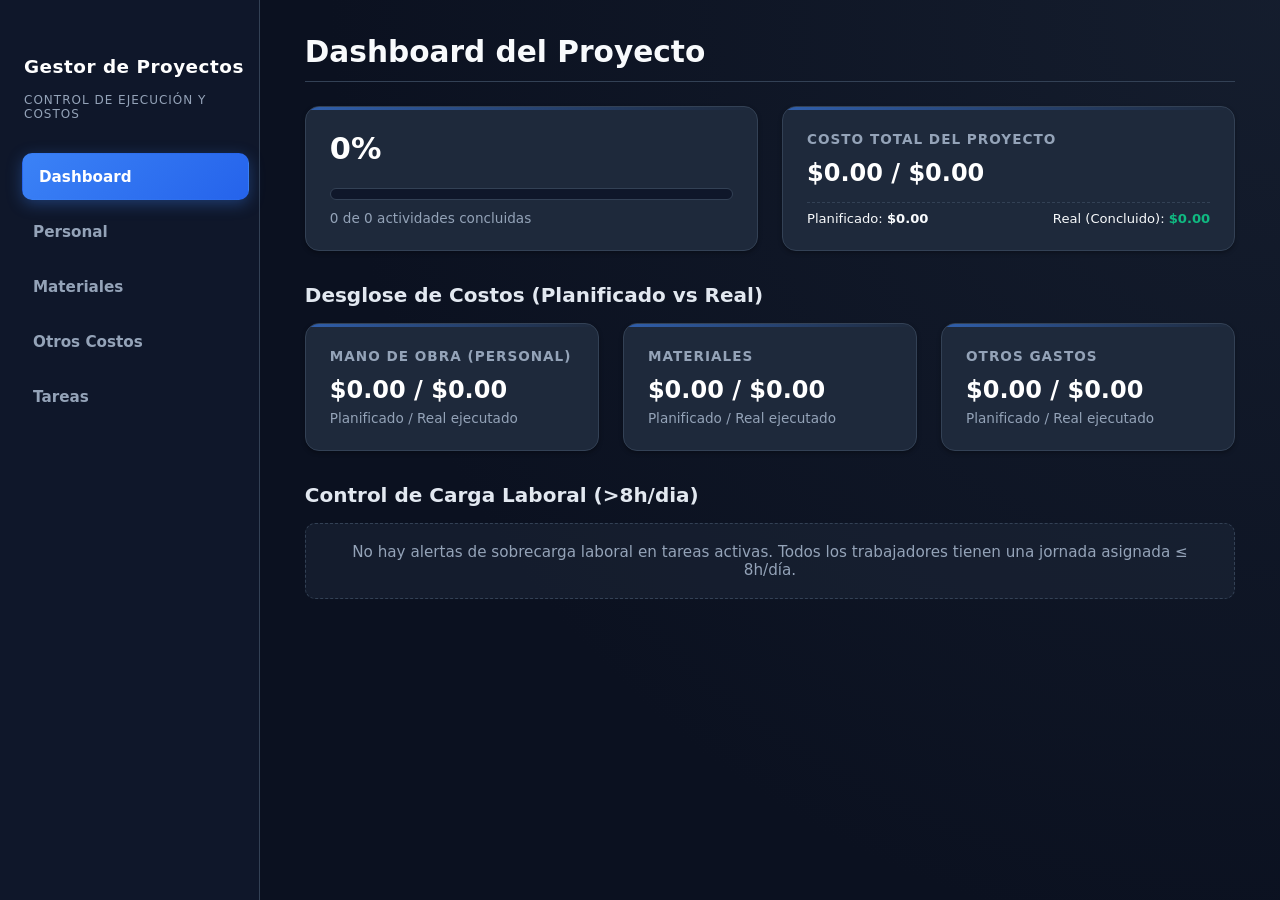
<file: index.html>
<!DOCTYPE html>
<html lang="es">
<head>
  <meta charset="UTF-8">
  <meta name="viewport" content="width=device-width, initial-scale=1.0">
  <title>Control de Proyectos</title>
  <link rel ="stylesheet" href="styles.css">
</head>
<body>
  <aside class="sidebar">
    <div class="brand-header">
      <h2>Gestor de Proyectos</h2>
      <div class="brand-subtitle">Control de Ejecución y Costos</div>
    </div>
    <nav>
      <button class="btn-nav active" data-target="dashboard">
        Dashboard
      </button>
      <button class="btn-nav" data-target="personal">
        Personal
      </button>
      <button class="btn-nav" data-target="materiales">
        Materiales
      </button>
      <button class="btn-nav" data-target="otros">
        Otros Costos
      </button>
      <button class="btn-nav" data-target="tareas">
        Tareas
      </button>
    </nav>  
  </aside>


  <main>
    <section id="seccion-dashboard" class="seccion active">
      <h1>Dashboard del Proyecto</h1>
      <div class="tarjeta-grid">
        <div class="tarjeta">
          <p id="dash-avance" class="valor-metrica">0%</p>
          <div class="barra-progreso-contenedor">
            <div class="barra-progreso-llenado" id="dash-barra"></div>
            
          </div>
          <small id="dash-tareas-resumen" class="subtexto">
            0 de 0 actividades concluidas</small>
        </div>
        <div class="tarjeta">
          <h3>Costo Total del Proyecto</h3>
          <p id="dash-costos" class="valor-metrica">$0.00 / $0.00</p>
          <div class="subtexto-comparativa">
            <span>Planificado: <strong id="dash-costo-plan">$0.00
              </strong></span>
              <span>Real (Concluido): <strong id="dash-costo-real"    class="color-exito">$0.00</strong></span>
          </div>
        </div>
      </div>
      <h2>Desglose de Costos (Planificado vs Real)</h2>
      <div class="tarjeta-grid">
        <div class="tarjeta">
          <h3>Mano de Obra (Personal)</h3>
          <p id="dash-pers-costo" class="valor-metrica" style="font-size:1.5rem;">$0.00 / $0.00</p>
          <div class="subtexto">Planificado / Real ejecutado</div>
        </div>
        <div class="tarjeta">
          <h3>Materiales</h3>
          <p id="dash-mat-costo" class="valor-metrica" style="font-size:1.5rem;">$0.00 / $0.00</p>
          <div class="subtexto">Planificado / Real ejecutado</div>
        </div>
        <div class="tarjeta">
          <h3>Otros Gastos</h3>
          <p id="dash-otros-costo" class="valor-metrica" style="font-size:1.5rem;">$0.00 / $0.00</p>
          <div class="subtexto">Planificado / Real ejecutado</div>
        </div>
      </div>
      <h2>Control de Carga Laboral (&gt;8h/dia)</h2>
      <div id="contenedor-sobrecarga" class="tarjeta-grid">
        <p class="mensaje-vacio">No hay alertas de sobrecarga registradas</p>
      </div>      



    </section>
    <section id ="seccion-personal" class="seccion">
      <h1>Gestión de Personal</h1>
      <div class="form-contenedor">
        <form id="form-personal">
          <div class="form-grid">
            <div class="form-grupo">
              <label for="pers-nombre">Nombre Completo:</label>
              <input type="text" id="pers-nombre" class="solo-letras" placeholder="Ej: Javier Carmona" required>
            </div>
            <div class="form-grupo">
              <label for="pers-rol">Rol / Cargo:</label>
              <input type="text" id="pers-rol" class="solo-letras" placeholder="Ej: Electricista, ingeniero..." required>
            </div>
            <div class="form-grupo">
              <label for="pers-costo">Costo por Hora ($)</label>
              <input type="number" id="pers-costo" step="0.01" min="0.01" placeholder="Ej: 15.50" required>
            </div>
          </div>
          <button type="submit" class="btn">Guardar Personal</button>
        </form>
      </div>
      <h2>Personal Registrado</h2>
      <div class="tabla-contenedor">
        <table>
          <thead>
            <tr>
              <th>ID</th>
              <th>Nombre</th>
              <th>Rol / Cargo</th>
              <th>Costo / Hora</th>
              <th>Acciones</th>
            </tr>
          </thead>
          <tbody id="tabla-personal-body"></tbody>
        </table>
      </div>
    </section>


    <section id="seccion-materiales" class="seccion">
      <h1>Gestión de Materiales</h1>
      <div class="form-contenedor">
        <form id="form-materiales">
          <div class="form-grid">
            <div class="form-grupo">
              <label for="mater-nombre">Nombre del Material</label>
              <input type="text" id="mater-nombre" class="solo-letras" placeholder="Ej: Ladrillo, Cemento, Pintura..." required>
            </div>
            <div class="form-grupo">
              <label for="mater-unidad">Unidad de Medida</label>
              <input type="text" id="mater-unidad" class="solo-letras" placeholder="Ej: m, kg, saco, unidad, etc" required>
            </div>
            <div class="form-grupo">
              <label for="mater-costo">Costo Unitario del Material ($)</label>
              <input type="number" id="mater-costo" step="0.01" min="0.01" placeholder="Ej: 12.50"required>
            </div>
          </div>
          <button type="submit" class="btn">Guardar Material</button>
        </form>
      </div>

      <h2>Materiales Registrados</h2>
      <div class="tabla-contenedor">
        <table>
          <thead>
            <tr>
              <th>ID</th>
              <th>Material</th>
              <th>Unidad</th>
              <th>Costo Unitario</th>
              <th>Acciones</th>
            </tr>
          </thead>
          <tbody id="tabla-material-body"></tbody>
        </table>
      </div>
    </section>

    
    <section id="seccion-otros" class="seccion">
      <h1>Otros Costos</h1>
      <div class="form-contenedor">
        <form id="form-otros">
          <div class="form-grid">
            <div class="form-grupo">
              <label for="otro-nombre">Descripción del Gasto / Servicio:</label>
              <input type="text" id="otro-nombre" class="solo-letras" placeholder="Ej: Alquiler de Grua, Transporte..." required>
            </div>
            <div class="form-grupo">
              <label for="otro-costo">Costo por Unidad / Servicio ($)</label>
              <input type="number" id="otro-costo" step="0.01" min="0.01" placeholder="Ej: 50.00" required>
            </div>
          </div>
          <button type="submit" class="btn">Guardar Costo</button>
        </form>
      </div>

      <h2>Tabla de Otros Costos</h2>
      <div class="tabla-contenedor">
        <table>
          <thead>
            <tr>
              <th>ID</th>
              <th>Descripción</th>
              <th>Costo Unitario</th>
              <th>Acciones</th>
            </tr>
          </thead>
          <tbody id="tabla-otros-body"></tbody>
        </table>
      </div>
    </section>


    <section id="seccion-tareas" class="seccion">
      <h1>Gestión de Tareas</h1>
      <div class="form-contenedor">
        <form id="form-tareas">
          <div class="form-grid">
            <div class="form-grupo">
              <label for="tarea-nombre">Nombre de la Tarea</label>
              <input type="text" id="tarea-nombre" class="solo-letras" placeholder="Ej: Vaciado de Losas" required>
            </div>
            <div class="form-grupo">
              <label for="tarea-fecha">Fecha de Ejecución</label>
              <input type="date" id="tarea-fecha" required>
            </div>
          </div>
          <fieldset>
            <legend>Asignar Personal y Tiempo de Ejecución (Obligatorio)</legend>
            <div id="tarea-personal-contenedor" class="filas-contenedor"></div>
            <button type="button" class="btn btn-secondary btn-sm" onclick="agregarFilaPersonalTarea()"> + Asignar Trabajador              
            </button>
          </fieldset>
          <fieldset>
            <legend>Asignar Materiales y Cantidad (Obligatorio)</legend>
            <div id="tarea-materiales-contenedor" class="filas-contenedor"></div>
            <button type="button" class="btn btn-secondary btn-sm" onclick="agregarFilaMaterialTarea()">+ Asignar Material</button>
          </fieldset>
          <fieldset>
            <legend>Asignar Otros Costos y Cantidad (Opcional)</legend>
            <div id="tarea-otros-contenedor" class="filas-contenedor"></div>
            <button type="button" class="btn btn-secondary btn-sm" onclick="agregarFilaOtroTarea()">+ Asignar Otro Gasto</button>
          </fieldset>
          
          <button type="submit" class="btn btn-success" style="width: 100%; margin-top: 1rem; font-size: 1rem;">Crear y Registrar Tarea</button>
        </form>
      </div>

      <h2>Lista de Tareas Registradas</h2>
      <div class="tabla-contenedor">
        <table>
          <thead>
            <tr>
              <th>ID</th> 
              <th>Tarea</th> 
              <th>Fecha</th> 
              <th>Costo Estimado</th> 
              <th>Estado</th> 
              <th>Acciones</th>
            </tr>
          </thead>
          <tbody id="tabla-tareas-body"></tbody>
        </table>
      </div>
    </section>
  </main>

  <!-- Modal de Edición de Tarea (Solo disponible para tareas Pendientes) -->
  <div id="modal-editar-tarea" class="modal-overlay">
    <div class="modal-content">
      <div class="modal-header">
        <h3 style="color:#ffffff;">Editar Tarea</h3>
        <button type="button" class="modal-close" onclick="cerrarModalEditarTarea()">&times;</button>
      </div>
      <form id="form-editar-tarea">
        <input type="hidden" id="edit-tarea-id">
        <div class="form-grid">
          <div class="form-grupo">
            <label for="edit-tarea-nombre">Nombre de la Tarea:</label>
            <input type="text" id="edit-tarea-nombre" class="solo-letras" placeholder="Ej: Vaciado de Losas" required>
          </div>
          <div class="form-grupo">
            <label for="edit-tarea-fecha">Fecha de Ejecución:</label>
            <input type="date" id="edit-tarea-fecha" required>
          </div>
        </div>
        <fieldset>
          <legend>Personal Asignado (Obligatorio)</legend>
          <div id="edit-tarea-personal-contenedor" class="filas-contenedor"></div>
          <button type="button" class="btn btn-secondary btn-sm" onclick="agregarFilaPersonalEdit()">+ Asignar Trabajador</button>
        </fieldset>
        <fieldset>
          <legend>Materiales Asignados (Obligatorio)</legend>
          <div id="edit-tarea-materiales-contenedor" class="filas-contenedor"></div>
          <button type="button" class="btn btn-secondary btn-sm" onclick="agregarFilaMaterialEdit()">+ Asignar Material</button>
        </fieldset>
        <fieldset>
          <legend>Otros Costos (Opcional)</legend>
          <div id="edit-tarea-otros-contenedor" class="filas-contenedor"></div>
          <button type="button" class="btn btn-secondary btn-sm" onclick="agregarFilaOtroEdit()">+ Asignar Otro Gasto</button>
        </fieldset>
        
        <div style="display:flex; gap:0.8rem; justify-content:flex-end; margin-top:1.2rem;">
          <button type="button" class="btn btn-secondary" onclick="cerrarModalEditarTarea()">Cancelar</button>
          <button type="submit" class="btn btn-success">Guardar Cambios</button>
        </div>
      </form>
    </div>
  </div>

  <div id="toast-container"></div>
  <script src="script.js"></script>
</body>
</html>
</file>
<file: styles.css>
:root {
  --bg-primary: #0b1120;
  --bg-secondary: #0f172a;
  --bg-card: #1e293b;
  --bg-card-hover: #27354f;
  --border: #334155;
  --border-light: #475569;
  
  --accent: #3b82f6;
  --accent-hover: #2563eb;
  --accent-glow: rgba(59, 130, 246, 0.35);

  --success: #10b981;
  --success-bg: rgba(16, 185, 129, 0.15);
  --success-glow: rgba(16, 185, 129, 0.3);
  
  --warning: #f59e0b;
  --warning-bg: rgba(245, 158, 11, 0.15);

  --danger: #ef4444;
  --danger-hover: #dc2626;
  --danger-bg: rgba(239, 68, 68, 0.15);

  --text-main: #f8fafc;
  --text-muted: #94a3b8;
  --text-dim: #64748b;
  
  --shadow-sm: 0 2px 4px rgba(0, 0, 0, 0.3);
  --shadow-md: 0 4px 12px rgba(0, 0, 0, 0.4);
  --shadow-lg: 0 10px 25px rgba(0, 0, 0, 0.5);
}

* {
  box-sizing: border-box;
  margin: 0;
  padding: 0;
  font-family: 'Segoe UI', system-ui, -apple-system, BlinkMacSystemFont, Roboto, sans-serif;
}

body {
  background-color: var(--bg-primary);
  color: var(--text-main);
  min-height: 100vh;
  display: flex;
  overflow-x: hidden;
}

/* ==========================================================================
   BARRA LATERAL DE NAVEGACIÓN
   ========================================================================== */
.sidebar {
  width: 260px;
  background-color: var(--bg-secondary);
  border-right: 1px solid var(--border);
  display: flex;
  flex-direction: column;
  padding: 1.5rem 1rem;
  flex-shrink: 0;
  user-select: none;
  z-index: 10;
}

.brand-header {
  margin-bottom: 2rem;
  padding: 0 0.5rem;
}

.brand-header h2 {
  font-size: 1.15rem;
  font-weight: 800;
  white-space: nowrap;
  color: #ffffff;
  display: flex;
  align-items: center;
  gap: 0.6rem;
  letter-spacing: 0.5px;
}

.brand-header h2 span {
  color: var(--accent);
}

.brand-subtitle {
  font-size: 0.75rem;
  color: var(--text-muted);
  margin-top: 0.3rem;
  text-transform: uppercase;
  letter-spacing: 1px;
}

nav {
  display: flex;
  flex-direction: column;
  gap: 0.5rem;
  flex: 1;
}

/* BOTONES DE NAVEGACIÓN (TRANSICIÓN + TRANSFORMACIÓN TRANSLATEX) */
.btn-nav {
  background: transparent;
  border: 1px solid transparent;
  color: var(--text-muted);
  padding: 0.85rem 1rem;
  text-align: left;
  font-size: 0.95rem;
  font-weight: 600;
  cursor: pointer;
  border-radius: 10px;
  display: flex;
  align-items: center;
  gap: 0.75rem;
  transition: all 0.3s cubic-bezier(0.4, 0, 0.2, 1);
  position: relative;
}

.btn-nav:hover {
  background-color: rgba(59, 130, 246, 0.12);
  color: #ffffff;
  border-color: rgba(59, 130, 246, 0.3);
  transform: translateX(6px); /* TRANSFORMACIÓN AL HOVER */
}

.btn-nav.active {
  background: linear-gradient(135deg, var(--accent), #2563eb);
  color: #ffffff;
  font-weight: 700;
  box-shadow: 0 4px 15px var(--accent-glow);
  transform: translateX(6px);
  border-color: transparent;
}

.sidebar-footer {
  border-top: 1px solid var(--border);
  padding-top: 1rem;
  display: flex;
  flex-direction: column;
  gap: 0.5rem;
}

.btn-demo {
  background: rgba(16, 185, 129, 0.15);
  border: 1px solid rgba(16, 185, 129, 0.4);
  color: #34d399;
  font-size: 0.8rem;
  padding: 0.6rem;
  border-radius: 8px;
  cursor: pointer;
  font-weight: 600;
  transition: all 0.25s ease;
  display: flex;
  align-items: center;
  justify-content: center;
  gap: 0.4rem;
}

.btn-demo:hover {
  background: var(--success);
  color: white;
  transform: translateY(-2px);
  box-shadow: 0 4px 12px var(--success-glow);
}

.btn-reset {
  background: transparent;
  border: 1px dashed var(--border);
  color: var(--text-dim);
  font-size: 0.75rem;
  padding: 0.4rem;
  border-radius: 6px;
  cursor: pointer;
  transition: all 0.2s ease;
}

.btn-reset:hover {
  color: var(--danger);
  border-color: var(--danger);
}

/* ==========================================================================
   ÁREA PRINCIPAL DE CONTENIDO
   ========================================================================== */
main {
  flex: 1;
  padding: 2.2rem 2.8rem;
  height: 100vh;
  overflow-y: auto;
  background: radial-gradient(circle at top right, rgba(30, 41, 59, 0.5), transparent 70%);
}

/* TRANSICIÓN Y TRANSFORMACIÓN DE ENTRADA ENTRE SECCIONES */
.seccion {
  display: none;
  opacity: 0;
  transform: translateY(12px) scale(0.995);
  transition: opacity 0.35s ease, transform 0.35s ease;
}

.seccion.active {
  display: block;
  opacity: 1;
  transform: translateY(0) scale(1);
  animation: animacionEntrada 0.35s cubic-bezier(0.16, 1, 0.3, 1) forwards;
}

@keyframes animacionEntrada {
  from {
    opacity: 0;
    transform: translateY(14px) scale(0.99);
  }
  to {
    opacity: 1;
    transform: translateY(0) scale(1);
  }
}

h1 {
  font-size: 1.85rem;
  font-weight: 800;
  margin-bottom: 1.5rem;
  padding-bottom: 0.75rem;
  border-bottom: 1px solid var(--border);
  display: flex;
  align-items: center;
  justify-content: space-between;
}

h2 {
  font-size: 1.25rem;
  font-weight: 700;
  margin: 2rem 0 1rem 0;
  color: #e2e8f0;
}

/* ==========================================================================
   DASHBOARD - GRID Y TARJETAS (TRANSFORMACIONES Y TRANSICIONES)
   ========================================================================== */
.tarjeta-grid {
  display: grid;
  grid-template-columns: repeat(auto-fit, minmax(280px, 1fr));
  gap: 1.5rem;
  margin-bottom: 1.5rem;
}

/* TARJETAS CON TRANSFORMACIÓN ELEVADA Y ESCALA AL HOVER */
.tarjeta {
  background: var(--bg-card);
  border: 1px solid var(--border);
  border-radius: 14px;
  padding: 1.5rem;
  box-shadow: var(--shadow-sm);
  position: relative;
  overflow: hidden;
  /* Transición fluida para transformaciones y sombras */
  transition: transform 0.35s cubic-bezier(0.34, 1.56, 0.64, 1),
              box-shadow 0.35s ease,
              border-color 0.35s ease,
              background-color 0.35s ease;
  display: flex;
  flex-direction: column;
  justify-content: space-between;
}

#dash-mat-costo, 
#dash-pers-costo, 
#dash-otros-costo, 
#dash-costos {
    white-space: nowrap;
    font-size: 1.5rem; 
}

/* Efecto hover interactivo: se levanta y se agranda suavemente */
.tarjeta:hover {
  transform: translateY(-8px) scale(1.015);
  box-shadow: var(--shadow-lg), 0 0 20px rgba(59, 130, 246, 0.15);
  border-color: var(--accent);
  background-color: var(--bg-card-hover);
}

.tarjeta::before {
  content: '';
  position: absolute;
  top: 0;
  left: 0;
  width: 100%;
  height: 3px;
  background: linear-gradient(90deg, var(--accent), transparent);
  opacity: 0.6;
  transition: opacity 0.3s ease;
}

.tarjeta:hover::before {
  opacity: 1;
}

.tarjeta h3 {
  font-size: 0.85rem;
  text-transform: uppercase;
  letter-spacing: 1px;
  color: var(--text-muted);
  margin-bottom: 0.75rem;
}

.valor-metrica {
  font-size: 1.9rem;
  font-weight: 800;
  color: #ffffff;
  margin-bottom: 0.4rem;
}

.subtexto {
  font-size: 0.85rem;
  color: var(--text-muted);
}

.subtexto strong {
  color: #ffffff;
}

.subtexto-comparativa {
  display: flex;
  justify-content: space-between;
  margin-top: 0.5rem;
  padding-top: 0.5rem;
  border-top: 1px dashed var(--border);
  font-size: 0.82rem;
}

/* BARRA DE PROGRESO CON TRANSICIÓN DE ANCHURA */
.barra-progreso-contenedor {
  background-color: #0f172a;
  border: 1px solid var(--border);
  border-radius: 999px;
  height: 12px;
  width: 100%;
  overflow: hidden;
  margin: 0.8rem 0 0.4rem 0;
}

.barra-progreso-llenado {
  background: linear-gradient(90deg, var(--accent), var(--success));
  height: 100%;
  width: 0%;
  border-radius: 999px;
  box-shadow: 0 0 10px rgba(16, 185, 129, 0.4);
  /* Transición fluida al subir el porcentaje */
  transition: width 0.8s cubic-bezier(0.4, 0, 0.2, 1);
}

/* ==========================================================================
   ALERTAS DE SOBRECARGA LABORAL (>8h/DÍA) CON ANIMACIÓN DE PULSO
   ========================================================================== */
#contenedor-sobrecarga {
  margin-top: 1rem;
}

.mensaje-vacio {
  color: var(--text-muted);
  background: rgba(30, 41, 59, 0.5);
  border: 1px dashed var(--border);
  padding: 1.2rem;
  border-radius: 10px;
  text-align: center;
  grid-column: 1 / -1;
  font-size: 0.95rem;
}

/* Tarjeta de alerta con animación de pulso y transformación continua */
.tarjeta-sobrecarga {
  background: linear-gradient(145deg, #1e293b, #2a1b1b);
  border: 1px solid var(--danger);
  border-left: 5px solid var(--danger);
  animation: pulsoAlerta 2.5s infinite ease-in-out;
}

.tarjeta-sobrecarga:hover {
  transform: translateY(-8px) scale(1.02);
  box-shadow: 0 12px 25px rgba(239, 68, 68, 0.35);
  border-color: #f87171;
}

@keyframes pulsoAlerta {
  0%, 100% {
    box-shadow: 0 4px 15px rgba(239, 68, 68, 0.2);
  }
  50% {
    box-shadow: 0 6px 25px rgba(239, 68, 68, 0.45);
  }
}

.tarjeta-sobrecarga .alerta-header {
  display: flex;
  align-items: center;
  justify-content: space-between;
  margin-bottom: 0.5rem;
}

.badge-peligro {
  background-color: var(--danger-bg);
  color: #fca5a5;
  border: 1px solid rgba(239, 68, 68, 0.4);
  padding: 0.2rem 0.5rem;
  border-radius: 6px;
  font-size: 0.72rem;
  font-weight: 700;
  text-transform: uppercase;
}

/* ==========================================================================
   FORMULARIOS
   ========================================================================== */
.form-contenedor {
  background: var(--bg-card);
  border: 1px solid var(--border);
  border-radius: 14px;
  padding: 1.8rem;
  margin-bottom: 2rem;
  box-shadow: var(--shadow-sm);
}

.form-grid {
  display: grid;
  grid-template-columns: repeat(auto-fit, minmax(220px, 1fr));
  gap: 1.2rem;
  margin-bottom: 1.2rem;
}

.form-grupo {
  display: flex;
  flex-direction: column;
  gap: 0.45rem;
}

label {
  font-size: 0.85rem;
  font-weight: 600;
  color: var(--text-muted);
}

input, select {
  background: #0f172a;
  border: 1px solid var(--border);
  color: #ffffff;
  padding: 0.7rem 0.9rem;
  border-radius: 8px;
  font-size: 0.95rem;
  outline: none;
  transition: all 0.25s ease;
  width: 100%;
}
input[type="date"] {
    color-scheme: dark;
}

input:focus, select:focus {
  border-color: var(--accent);
  box-shadow: 0 0 0 3px rgba(59, 130, 246, 0.25);
  background: #131d31;
}

/* Fieldset para asignaciones dinámicas */
fieldset {
  border: 1px dashed var(--border);
  border-radius: 10px;
  padding: 1.2rem;
  margin-bottom: 1.5rem;
  background: rgba(15, 23, 42, 0.4);
}

legend {
  padding: 0 0.6rem;
  font-size: 0.9rem;
  font-weight: 700;
  color: var(--text-main);
}

.filas-contenedor {
  display: flex;
  flex-direction: column;
  gap: 0.6rem;
  margin-bottom: 0.8rem;
}

/* Fila dinámica animada con deslizamiento */
.fila-dinamica {
  display: flex;
  align-items: center;
  gap: 0.75rem;
  background: rgba(30, 41, 59, 0.8);
  padding: 0.6rem 0.8rem;
  border-radius: 8px;
  border: 1px solid var(--border);
  animation: slideInFila 0.3s cubic-bezier(0.16, 1, 0.3, 1) forwards;
}

@keyframes slideInFila {
  from {
    opacity: 0;
    transform: translateX(-15px) scale(0.98);
  }
  to {
    opacity: 1;
    transform: translateX(0) scale(1);
  }
}

.fila-dinamica select {
  flex: 2;
}

.fila-dinamica input {
  flex: 1;
  min-width: 110px;
}

/* ==========================================================================
   BOTONES CON TRANSICIONES Y TRANSFORMACIONES DE PRESIÓN
   ========================================================================== */
.btn {
  background: var(--accent);
  color: white;
  border: none;
  padding: 0.7rem 1.4rem;
  border-radius: 8px;
  font-size: 0.92rem;
  font-weight: 600;
  cursor: pointer;
  display: inline-flex;
  align-items: center;
  justify-content: center;
  gap: 0.5rem;
  transition: all 0.25s cubic-bezier(0.4, 0, 0.2, 1);
  box-shadow: 0 2px 6px rgba(0, 0, 0, 0.2);
}

.btn:hover {
  background: var(--accent-hover);
  transform: translateY(-2px);
  box-shadow: 0 5px 15px var(--accent-glow);
}

.btn:active {
  transform: scale(0.97); /* TRANSFORMACIÓN AL HACER CLIC */
}

.btn-secondary {
  background: #334155;
  color: #e2e8f0;
}

.btn-secondary:hover {
  background: #475569;
  transform: translateY(-2px);
}

.btn-success {
  background: var(--success);
}

.btn-success:hover {
  background: #059669;
  box-shadow: 0 5px 15px var(--success-glow);
}

.btn-danger {
  background: var(--danger);
  color: white;
}

.btn-danger:hover {
  background: var(--danger-hover);
}

.btn-sm {
  padding: 0.4rem 0.75rem;
  font-size: 0.8rem;
  border-radius: 6px;
}

.btn-quitar-fila {
  background: rgba(239, 68, 68, 0.2);
  color: #f87171;
  border: 1px solid rgba(239, 68, 68, 0.3);
  padding: 0.6rem 0.9rem;
  border-radius: 8px;
  cursor: pointer;
  font-weight: 700;
  transition: all 0.2s ease;
}

.btn-quitar-fila:hover {
  background: var(--danger);
  color: white;
  transform: scale(1.1) rotate(90deg); /* ROTACIÓN AL QUITAR */
}

/* ==========================================================================
   TABLAS MODERNAS
   ========================================================================== */
.tabla-contenedor {
  background: var(--bg-card);
  border: 1px solid var(--border);
  border-radius: 14px;
  overflow: hidden;
  box-shadow: var(--shadow-sm);
  margin-top: 1rem;
}

table {
  width: 100%;
  border-collapse: collapse;
  text-align: left;
}

thead {
  background: #131d31;
}

th, td {
  padding: 1rem 1.2rem;
  font-size: 0.9rem;
  border-bottom: 1px solid var(--border);
}

th {
  font-weight: 700;
  color: var(--text-muted);
  text-transform: uppercase;
  font-size: 0.78rem;
  letter-spacing: 0.8px;
}

tbody tr {
  transition: background-color 0.2s ease;
}

tbody tr:hover {
  background-color: rgba(59, 130, 246, 0.08);
}

tbody tr:last-child td {
  border-bottom: none;
}

/* Badges de estado */
.badge {
  display: inline-flex;
  align-items: center;
  gap: 0.35rem;
  padding: 0.3rem 0.75rem;
  border-radius: 999px;
  font-size: 0.75rem;
  font-weight: 700;
  text-transform: uppercase;
}

.badge-pendiente {
  background-color: var(--warning-bg);
  color: var(--warning);
  border: 1px solid rgba(245, 158, 11, 0.3);
}

.badge-en-proceso {
  background-color: rgba(59, 130, 246, 0.15);
  color: #60a5fa;
  border: 1px solid rgba(59, 130, 246, 0.4);
}

.badge-finalizado,
.badge-concluida {
  background-color: var(--success-bg);
  color: var(--success);
  border: 1px solid rgba(16, 185, 129, 0.3);
}

.select-estado {
  appearance: none;
  -webkit-appearance: none;
  -moz-appearance: none;
  padding: 0.4rem 1.9rem 0.4rem 0.85rem;
  border-radius: 999px;
  font-size: 0.78rem;
  font-weight: 700;
  letter-spacing: 0.4px;
  text-transform: uppercase;
  cursor: pointer;
  outline: none;
  width: auto;
  display: inline-block;
  background-repeat: no-repeat;
  background-position: right 0.65rem center;
  background-size: 9px;
  transition: all 0.25s ease;
  box-shadow: 0 2px 5px rgba(0, 0, 0, 0.2);
}

.select-estado option {
  background-color: #0f172a;
  color: #f8fafc;
  font-weight: 600;
  text-transform: none;
  padding: 0.4rem;
}

.select-estado-pendiente {
  background-color: var(--warning-bg);
  color: #fbbf24;
  border: 1px solid rgba(245, 158, 11, 0.45);
  background-image: url("data:image/svg+xml,%3Csvg xmlns='http://www.w3.org/2000/svg' viewBox='0 0 24 24' fill='none' stroke='%23fbbf24' stroke-width='2.5' stroke-linecap='round' stroke-linejoin='round'%3E%3Cpolyline points='6 9 12 15 18 9'%3E%3C/polyline%3E%3C/svg%3E");
}

.select-estado-pendiente:hover, .select-estado-pendiente:focus {
  border-color: #fbbf24;
  box-shadow: 0 0 10px rgba(245, 158, 11, 0.35);
}

.select-estado-en-proceso {
  background-color: rgba(59, 130, 246, 0.18);
  color: #60a5fa;
  border: 1px solid rgba(59, 130, 246, 0.5);
  background-image: url("data:image/svg+xml,%3Csvg xmlns='http://www.w3.org/2000/svg' viewBox='0 0 24 24' fill='none' stroke='%2360a5fa' stroke-width='2.5' stroke-linecap='round' stroke-linejoin='round'%3E%3Cpolyline points='6 9 12 15 18 9'%3E%3C/polyline%3E%3C/svg%3E");
}

.select-estado-en-proceso:hover, .select-estado-en-proceso:focus {
  border-color: #60a5fa;
  box-shadow: 0 0 10px rgba(59, 130, 246, 0.35);
}

.select-estado-finalizado {
  background-color: var(--success-bg);
  color: #34d399;
  border: 1px solid rgba(16, 185, 129, 0.5);
  background-image: url("data:image/svg+xml,%3Csvg xmlns='http://www.w3.org/2000/svg' viewBox='0 0 24 24' fill='none' stroke='%2334d399' stroke-width='2.5' stroke-linecap='round' stroke-linejoin='round'%3E%3Cpolyline points='6 9 12 15 18 9'%3E%3C/polyline%3E%3C/svg%3E");
}

.select-estado-finalizado:hover, .select-estado-finalizado:focus {
  border-color: #34d399;
  box-shadow: 0 0 10px rgba(16, 185, 129, 0.35);
}

.color-exito {
  color: var(--success) !important;
}

.color-peligro {
  color: var(--danger) !important;
}

.color-aviso {
  color: var(--warning) !important;
}

/* ==========================================================================
   NOTIFICACIONES TOAST (FEEDBACK VISUAL AL USUARIO)
   ========================================================================== */
#toast-container {
  position: fixed;
  top: 1.5rem;
  right: 1.5rem;
  z-index: 9999;
  display: flex;
  flex-direction: column;
  gap: 0.75rem;
  pointer-events: none;
}

.toast {
  pointer-events: auto;
  min-width: 300px;
  max-width: 420px;
  padding: 1rem 1.2rem;
  border-radius: 10px;
  font-size: 0.9rem;
  font-weight: 600;
  display: flex;
  align-items: center;
  justify-content: space-between;
  gap: 0.75rem;
  box-shadow: 0 10px 25px rgba(0, 0, 0, 0.6);
  animation: toastEntrada 0.35s cubic-bezier(0.16, 1, 0.3, 1) forwards;
  transition: all 0.3s ease;
}

@keyframes toastEntrada {
  from {
    opacity: 0;
    transform: translateY(-20px) scale(0.92);
  }
  to {
    opacity: 1;
    transform: translateY(0) scale(1);
  }
}

.toast.toast-salida {
  opacity: 0;
  transform: translateY(-15px) scale(0.9);
}

.toast-success {
  background: #064e3b;
  color: #a7f3d0;
  border-left: 4px solid var(--success);
}

.toast-error {
  background: #4c1d1d;
  color: #fecaca;
  border-left: 4px solid var(--danger);
}

.toast-info {
  background: #1e3a8a;
  color: #bfdbfe;
  border-left: 4px solid var(--accent);
}

/* ==========================================================================
   MODAL PARA DETALLES DE TAREA
   ========================================================================== */
.modal-overlay {
  position: fixed;
  top: 0;
  left: 0;
  width: 100%;
  height: 100%;
  background: rgba(3, 7, 18, 0.75);
  backdrop-filter: blur(5px);
  display: flex;
  align-items: center;
  justify-content: center;
  z-index: 1000;
  opacity: 0;
  visibility: hidden;
  transition: all 0.3s ease;
}

.modal-overlay.active {
  opacity: 1;
  visibility: visible;
}

.modal-content {
  background: var(--bg-card);
  border: 1px solid var(--border);
  border-radius: 16px;
  width: 90%;
  max-width: 600px;
  max-height: 85vh;
  overflow-y: auto;
  padding: 1.8rem;
  box-shadow: 0 20px 40px rgba(0, 0, 0, 0.7);
  transform: scale(0.9);
  transition: transform 0.3s cubic-bezier(0.34, 1.56, 0.64, 1);
}

.modal-overlay.active .modal-content {
  transform: scale(1);
}

.modal-header {
  display: flex;
  justify-content: space-between;
  align-items: center;
  padding-bottom: 1rem;
  border-bottom: 1px solid var(--border);
  margin-bottom: 1.2rem;
}

.modal-close {
  background: transparent;
  border: none;
  color: var(--text-muted);
  font-size: 1.5rem;
  cursor: pointer;
  transition: color 0.2s ease, transform 0.2s ease;
}

.modal-close:hover {
  color: var(--danger);
  transform: scale(1.15);
}

.modal-section {
  margin-bottom: 1.2rem;
}

.modal-section h4 {
  font-size: 0.95rem;
  color: var(--accent);
  margin-bottom: 0.5rem;
}

.modal-list {
  list-style: none;
  display: flex;
  flex-direction: column;
  gap: 0.4rem;
}

.modal-list li {
  background: rgba(15, 23, 42, 0.6);
  padding: 0.5rem 0.8rem;
  border-radius: 6px;
  font-size: 0.85rem;
  display: flex;
  justify-content: space-between;
  border: 1px solid rgba(51, 65, 85, 0.5);
}

/* Responsive */
@media (max-width: 900px) {
  body {
    flex-direction: column;
    overflow-y: auto;
  }
  .sidebar {
    width: 100%;
  }
  nav {
    flex-direction: row;
    flex-wrap: wrap;
  }
  .btn-nav {
    flex: 1;
    min-width: 120px;
    justify-content: center;
  }
  main {
    padding: 1.2rem;
  }
}
</file>
